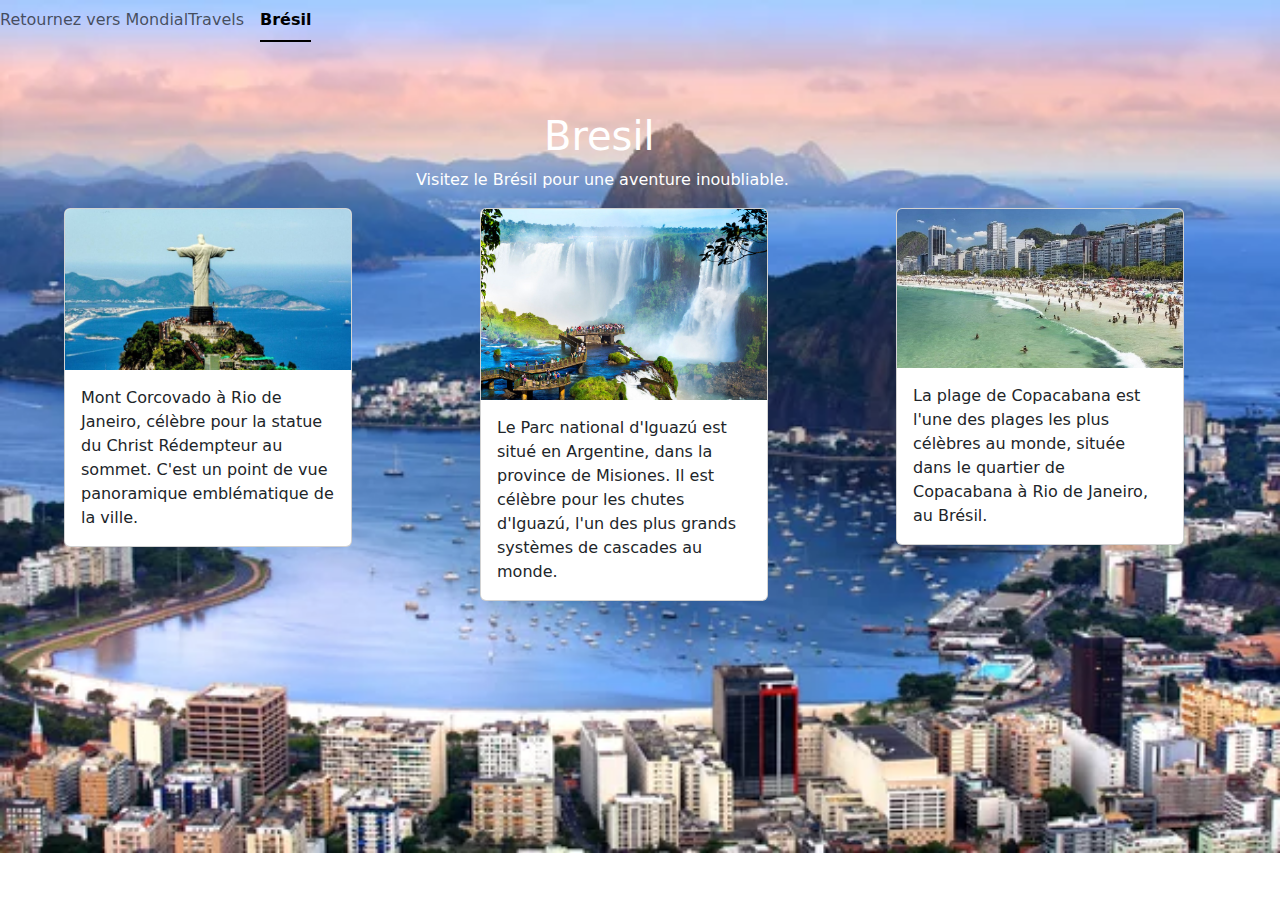
<file: assets/files/other/bresil/bresil.html>
<!DOCTYPE html>
<html lang="en">
    <head>
        <meta charset="utf-8">
        <meta name="viewport" content="width=device-width, initial-scale=1">
        <link rel="stylesheet" href="bresil.css">
        <link
            href="https://cdn.jsdelivr.net/npm/bootstrap@5.3.3/dist/css/bootstrap.min.css"
            rel="stylesheet"
            integrity="sha384-QWTKZyjpPEjISv5WaRU9OFeRpok6YctnYmDr5pNlyT2bRjXh0JMhjY6hW+ALEwIH"
            crossorigin="anonymous">
        <title>Maroc</title>
    </head>
    <body>
        <ul class="nav nav-underline">
            <li class="nav-item">
                <a class="nav-link disabled" aria-disabled="true">Retournez vers MondialTravels</a>
            </li>
            <li class="nav-item">
                <a class="nav-link active" aria-current="page" href="#">Brésil</a>
            </li>
        </ul>
        <div class="Titre">
            <h1>
                Bresil
            </h1>
            <p>
                Visitez le Brésil pour une aventure inoubliable.
            </p>
        </div>
        <div class="carte1">
            <div class="card" style="width: 18rem;">
                <img src="imagebresil1.jpg" class="card-img-top" alt="">
                <div class="card-body">
                    <p class="card-text">Mont Corcovado à Rio de Janeiro, 
                        célèbre pour la statue du Christ Rédempteur au sommet. 
                        C'est un point de vue panoramique emblématique de la ville.</p>
                </div>
            </div>
        </div>
        <div class="carte2">
            <div class="card" style="width: 18rem;">
                <img src="imagebresil2.jpg" class="card-img-top" alt="">
                <div class="card-body">
                    <p class="card-text">Le Parc national d'Iguazú est situé en Argentine, 
                        dans la province de Misiones. Il est célèbre pour les chutes d'Iguazú,
                         l'un des plus grands systèmes de cascades au monde.</p>
                </div>
            </div>
        </div>
        <div class="carte3">
            <div class="card" style="width: 18rem;">
                <img src="imagebresil3.jpg" class="card-img-top" alt="">
                <div class="card-body">
                    <p class="card-text">La plage de Copacabana est l'une des plages les plus célèbres au monde,
                        située dans le quartier de Copacabana à Rio de Janeiro,
                         au Brésil.</p>
                </div>
            </div>
        </div>
    </body>
</html>
</file>
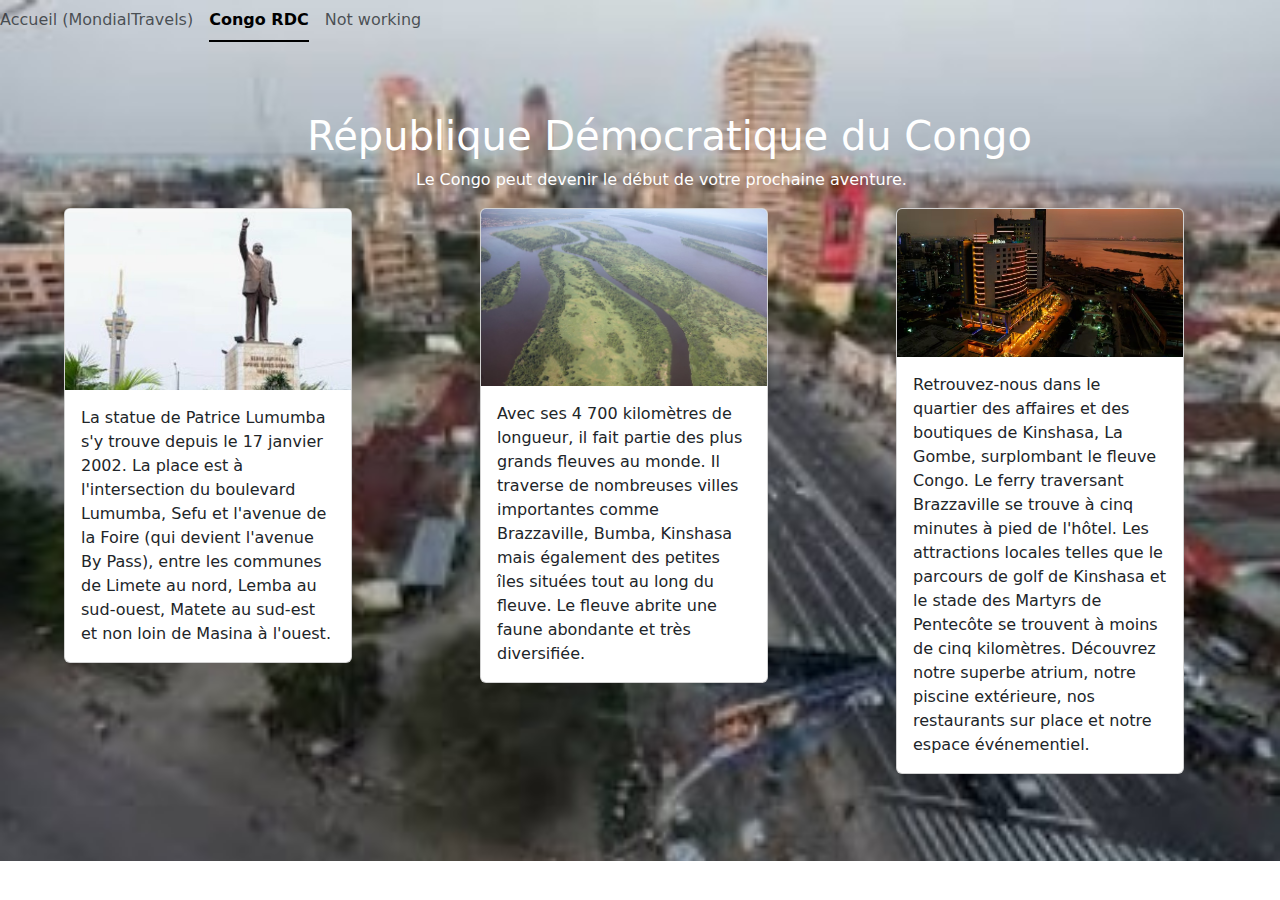
<file: assets/files/other/congo/congo.html>
<!DOCTYPE html>
<html lang="en">
    <head>
        <meta charset="utf-8">
        <meta name="viewport" content="width=device-width, initial-scale=1">
        <link rel="stylesheet" href="style.css">
        <link
            href="https://cdn.jsdelivr.net/npm/bootstrap@5.3.3/dist/css/bootstrap.min.css"
            rel="stylesheet"
            integrity="sha384-QWTKZyjpPEjISv5WaRU9OFeRpok6YctnYmDr5pNlyT2bRjXh0JMhjY6hW+ALEwIH"
            crossorigin="anonymous">
        <title>Congo RDC</title>
    </head>
    <body>
        <ul class="nav nav-underline">
            <li class="nav-item">
                <a class="nav-link disabled" aria-disabled="true">Accueil (MondialTravels)</a>
            </li>
            <li class="nav-item">
                <a class="nav-link active" aria-current="page" href="#">Congo RDC</a>
            </li>
            <li class="nav-item">
                <a class="nav-link disabled" aria-disabled="true">Not working</a>
            </li>
        </ul>
        <div class="Titre">
            <h1>
                République Démocratique du Congo
            </h1>
            <p>
                Le Congo peut devenir le début de votre prochaine aventure.
            </p>
        </div>
        <div class="carte1">
            <div class="card" style="width: 18rem;">
                <img src="img/patrice.jpg" class="card-img-top" alt="">
                <div class="card-body">
                    <p class="card-text">La statue de Patrice Lumumba s'y trouve depuis le 17 janvier 2002. 
                        La place est à l'intersection du boulevard Lumumba, 
                        Sefu et l'avenue de la Foire (qui devient l'avenue By Pass), 
                        entre les communes de Limete au nord, Lemba au sud-ouest, 
                        Matete au sud-est et non loin de Masina à l'ouest.</p>
                </div>
            </div>
        </div>
        <div class="carte2">
            <div class="card" style="width: 18rem;">
                <img src="img/fleuvecongo.jpg" class="card-img-top" alt="">
                <div class="card-body">
                    <p class="card-text">Avec ses 4 700 kilomètres de longueur, 
                        il fait partie des plus grands fleuves au monde. 
                        Il traverse de nombreuses villes importantes comme Brazzaville, Bumba, 
                        Kinshasa mais également des petites îles situées tout au long du fleuve. 
                        Le fleuve abrite une faune abondante et très diversifiée.</p>
                </div>
            </div>
        </div>
        <div class="carte3">
            <div class="card" style="width: 18rem;">
                <img src="img/hotelkinshasa.jpg" class="card-img-top" alt="">
                <div class="card-body">
                    <p class="card-text">Retrouvez-nous dans le quartier des affaires et des boutiques de Kinshasa, 
                        La Gombe, surplombant le fleuve Congo. 
                        Le ferry traversant Brazzaville se trouve à cinq minutes à pied de l'hôtel. 
                        Les attractions locales telles que le parcours de golf de Kinshasa et 
                        le stade des Martyrs de Pentecôte se trouvent à moins de cinq kilomètres. 
                        Découvrez notre superbe atrium, notre piscine extérieure, 
                        nos restaurants sur place et notre espace événementiel.</p>
                </div>
            </div>
        </div>
    </body>
</html>
</file>
<file: assets/files/other/bresil/bresil.css>
body
{
    font-family: 'eurostile'; background-image: url(imagebresil4.webp); background-repeat: no-repeat; background-size: 100%;
}

.Titre h1
{
    color: white;
    padding-top: 5.5%;
    margin-left: 42.5%;
    animation: fadeIn 2s;
    background-attachment: fixed;
}
@keyframes fadeIn 
{  
    from 
    {  
        opacity:0;  
    }  
    to 
    {  
        opacity:1;  
    }  
 }
.Titre p
{
    color:white;
    padding-left: 32.5%;
    animation: fadeIn 5.5s;
}

.carte1
{
    float: left;
    padding-left: 5%;
    animation: fadeIn 1.5s;
}

.carte2
{
    float: left;
    padding-left: 10%;
    animation: fadeIn 1.5s;
}

.carte3
{
    float: left;
    padding-left: 10%;
    animation: fadeIn 1.5s;
}
</file>
<file: assets/files/other/congo/style.css>
body
{
    font-family: 'eurostile'; background-image: url(img/villekinshasa.jpg); background-repeat: no-repeat; background-size: 100%;
}

.Titre h1
{
    color: white;
    padding-top: 5.5%;
    margin-left: 24%;
    animation: fadeIn 2s;
    background-attachment: fixed;
}
@keyframes fadeIn 
{  
    from 
    {  
        opacity:0;  
    }  
    to 
    {  
        opacity:1;  
    }  
 }
.Titre p
{
    color:white;
    padding-left: 32.5%;
    animation: fadeIn 5.5s;
}

.carte1
{
    float: left;
    padding-left: 5%;
    animation: fadeIn 1.5s;
}

.carte2
{
    float: left;
    padding-left: 10%;
    animation: fadeIn 1.5s;
}

.carte3
{
    float: left;
    padding-left: 10%;
    animation: fadeIn 1.5s;
}
</file>
